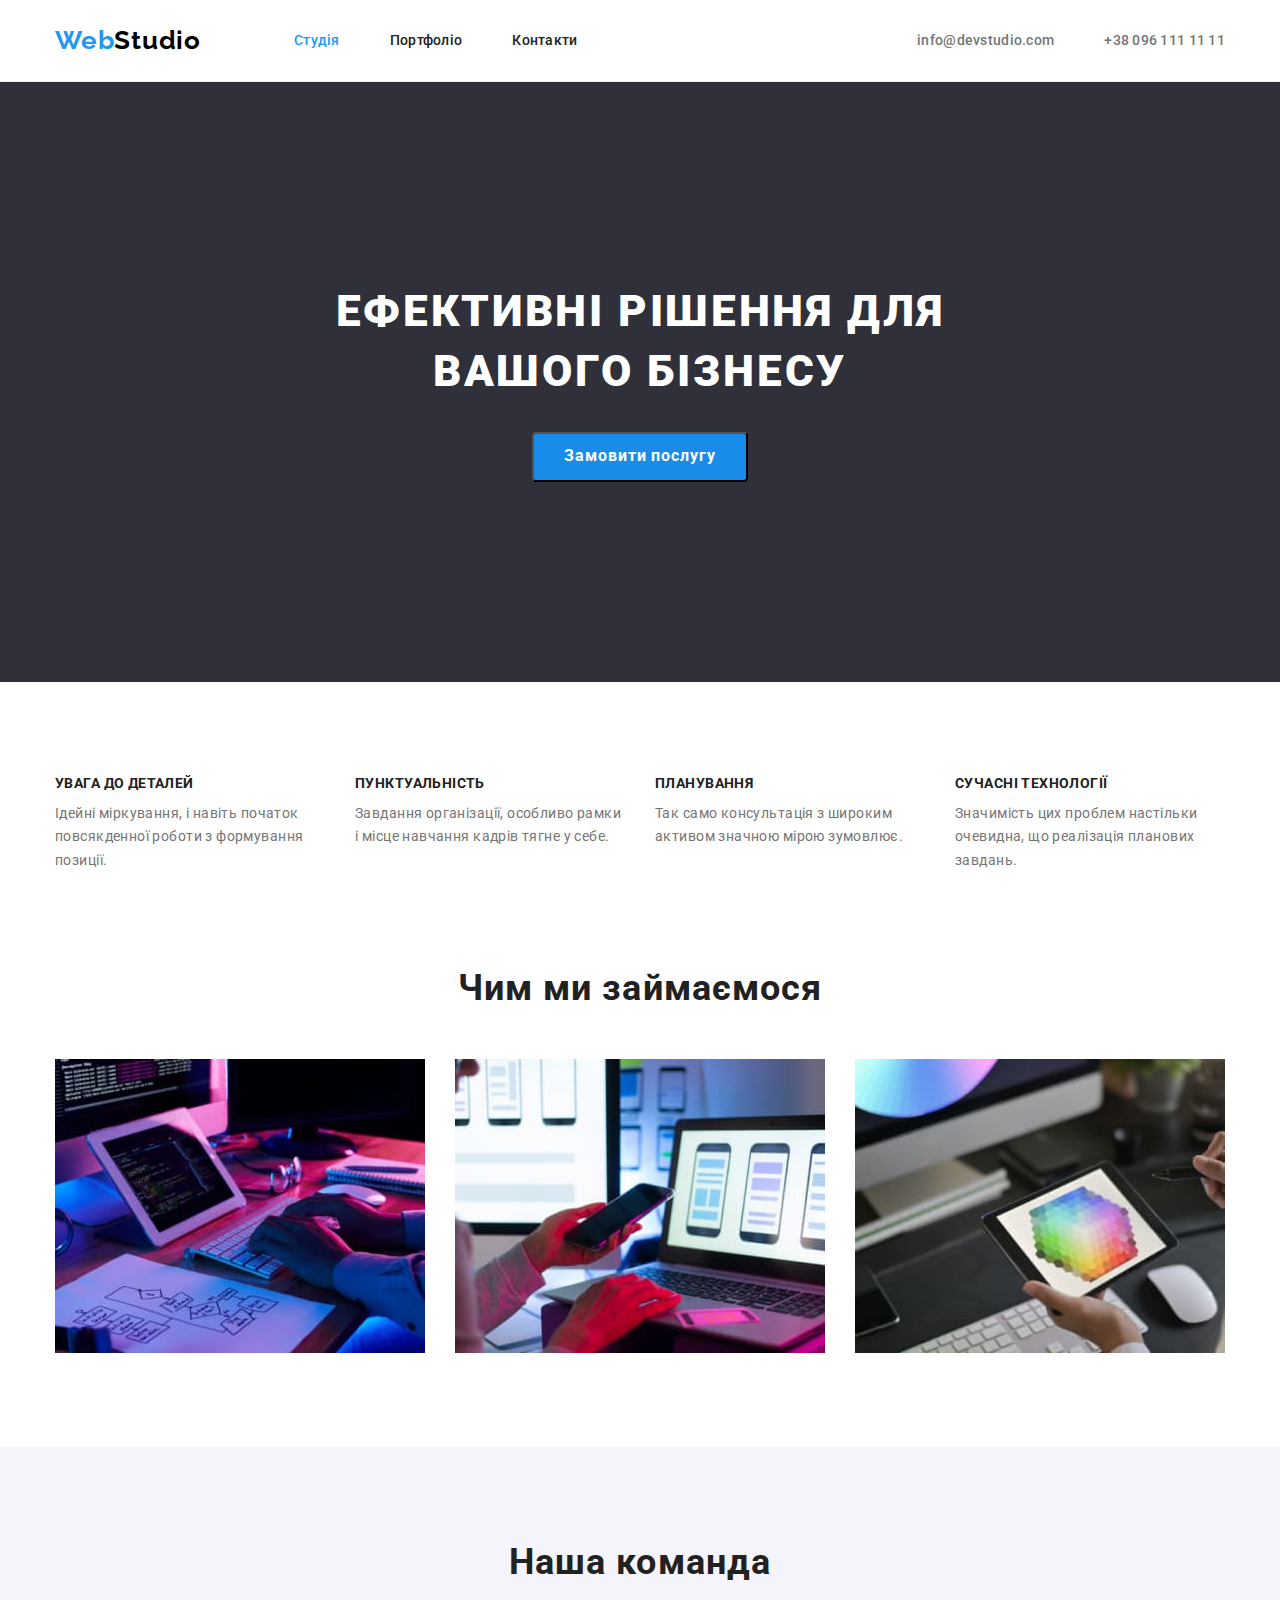
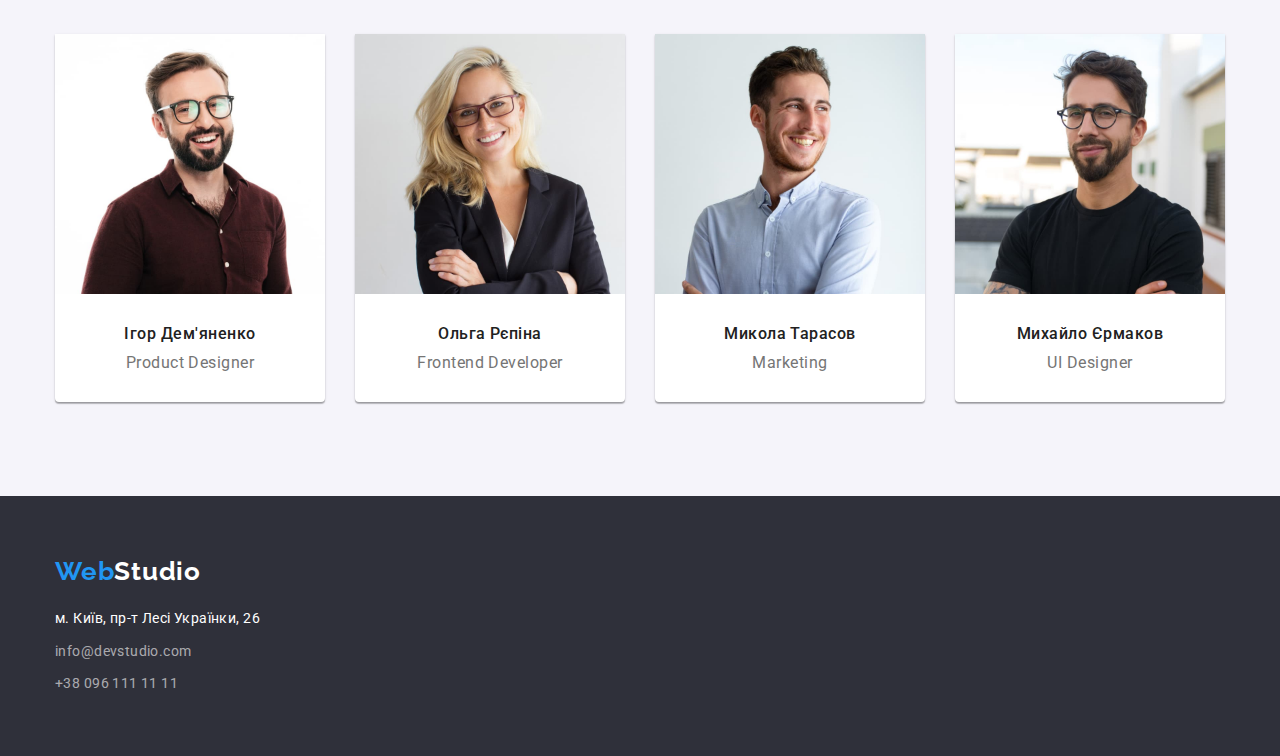
<file: index.html>
<!DOCTYPE html>
<html lang="uk">
  <head>
    <meta charset="UTF-8" />
    <meta http-equiv="X-UA-Compatible" content="IE=edge" />
    <meta name="viewport" content="width=device-width, initial-scale=1.0" />
    <title>Студія</title>
    <link rel="preconnect" href="https://fonts.googleapis.com" />
    <link rel="preconnect" href="https://fonts.gstatic.com" crossorigin />
    <link
      href="https://fonts.googleapis.com/css2?family=Raleway:wght@700&family=Roboto:wght@400;500;700;900&display=swap"
      rel="stylesheet"
    />
    <link
      rel="stylesheet"
      href="https://cdnjs.cloudflare.com/ajax/libs/modern-normalize/1.1.0/modern-normalize.min.css"
    />
    <link rel="stylesheet" href="./css/styles.css" />
  </head>
  <body>
    <!--Шапка сайта-->
    <header class="header">
      <div class="container">
        <nav class="navigation">
          <a lang="en" href="./index.html" class="text-link link"
            >Web<span class="studio">Studio</span></a
          >
          <ul class="list-link list">
            <li>
              <a href="./index.html" class="navigation-link link active">Студія</a>
            </li>
            <li>
              <a href="./portfolio.html" class="navigation-link link">Портфоліо</a>
            </li>
            <li>
              <a href="" class="navigation-link link">Контакти</a>
            </li>
          </ul>
        </nav>
        <ul class="list-contacts list">
          <li>
            <a href="mailto:info@devstudio.com" class="contact-link link">info@devstudio.com</a>
          </li>
          <li>
            <a href="tel:+380961111111" class="contact-link link">+38 096 111 11 11</a>
          </li>
        </ul>
      </div>
    </header>
    <!--Основний контент-->
    <main class="main">
      <!--Шапка контенту-->
      <section class="hero section">
        <div class="container">
          <h1 class="title-hero">Ефективні рішення для вашого бізнесу</h1>
          <button type="button" class="button">Замовити послугу</button>
        </div>
      </section>
      <!--Наші особливості-->
      <section class="feature section">
        <div class="container">
          <h2 class="visually-hidden">Наші особливості</h2>
          <ul class="feature-list list">
            <li class="text-list">
              <h3 class="title-text">УВАГА ДО ДЕТАЛЕЙ</h3>
              <p class="paragraph">
                Ідейні міркування, і навіть початок повсякденної роботи з формування позиції.
              </p>
            </li>
            <li class="text-list">
              <h3 class="title-text">ПУНКТУАЛЬНІСТЬ</h3>
              <p class="paragraph">
                Завдання організації, особливо рамки і місце навчання кадрів тягне у себе.
              </p>
            </li>
            <li class="text-list">
              <h3 class="title-text">ПЛАНУВАННЯ</h3>
              <p class="paragraph">
                Так само консультація з широким активом значною мірою зумовлює.
              </p>
            </li>
            <li class="text-list">
              <h3 class="title-text">СУЧАСНІ ТЕХНОЛОГІЇ</h3>
              <p class="paragraph">
                Значимість цих проблем настільки очевидна, що реалізація планових завдань.
              </p>
            </li>
          </ul>
        </div>
      </section>
      <!--Чим ми займаємося-->
      <section class="development section">
        <div class="container">
          <h2 class="title-development">Чим ми займаємося</h2>
          <ul class="list-development list">
            <li class="text-list-development">
              <img src="./images/one.jpg" alt="компютер" width="370" />
            </li>
            <li class="text-list-development">
              <img src="./images/two.jpg" alt="телефон" width="370" />
            </li>
            <li class="text-list-development">
              <img src="./images/three.jpg" alt="планшет" width="370" />
            </li>
          </ul>
        </div>
      </section>
      <!--Наша команда-->
      <section class="team section">
        <div class="container">
          <h2 class="title-team">Наша команда</h2>
          <ul class="list-team list">
            <li class="text-list-team">
              <img
                src="./images/productdesigner.jpg"
                alt="чоловік в окулярах і сорочці"
                width="270"
              />
              <div class="team-specialty">
                <h3 class="title-name">Ігор Дем'яненко</h3>
                <p class="specialty">Product Designer</p>
              </div>
            </li>
            <li class="text-list-team">
              <img
                src="./images/frontenddeveloper.jpg"
                alt="жінка в окулярах і костюмі"
                width="270"
              />
              <div class="team-specialty">
                <h3 class="title-name">Ольга Рєпіна</h3>
                <p lang="en" class="specialty">Frontend Developer</p>
              </div>
            </li>
            <li class="text-list-team">
              <img
                src="./images/marketing.jpg"
                alt="чоловік в світло голубій сорочці"
                width="270"
              />
              <div class="team-specialty">
                <h3 class="title-name">Микола Тарасов</h3>
                <p lang="en" class="specialty">Marketing</p>
              </div>
            </li>
            <li class="text-list-team">
              <img
                src="./images/uidesigner.jpg"
                alt="чоловік в окулярах і чорній футболці"
                width="270"
              />
              <div class="team-specialty">
                <h3 class="title-name">Михайло Єрмаков</h3>
                <p lang="en" class="specialty">UI Designer</p>
              </div>
            </li>
          </ul>
        </div>
      </section>
    </main>
    <!--Підвал-->
    <footer class="footer">
      <div class="container">
        <a lang="en" href="./index.html" class="text-link-footer link"
          >Web<span class="footer-studio">Studio</span></a
        >
        <address class="address">
          <p class="paragraph-address">м. Київ, пр-т Лесі Українки, 26</p>
          <ul class="list-address list">
            <li class="text-contact">
              <a href="mailto:info@devstudio.com" class="contact-link-address link"
                >info@devstudio.com</a
              >
            </li>
            <li class="text-contact">
              <a href="tel:+380961111111" class="contact-link-address link">+38 096 111 11 11</a>
            </li>
          </ul>
        </address>
      </div>
    </footer>
  </body>
</html>
</file>
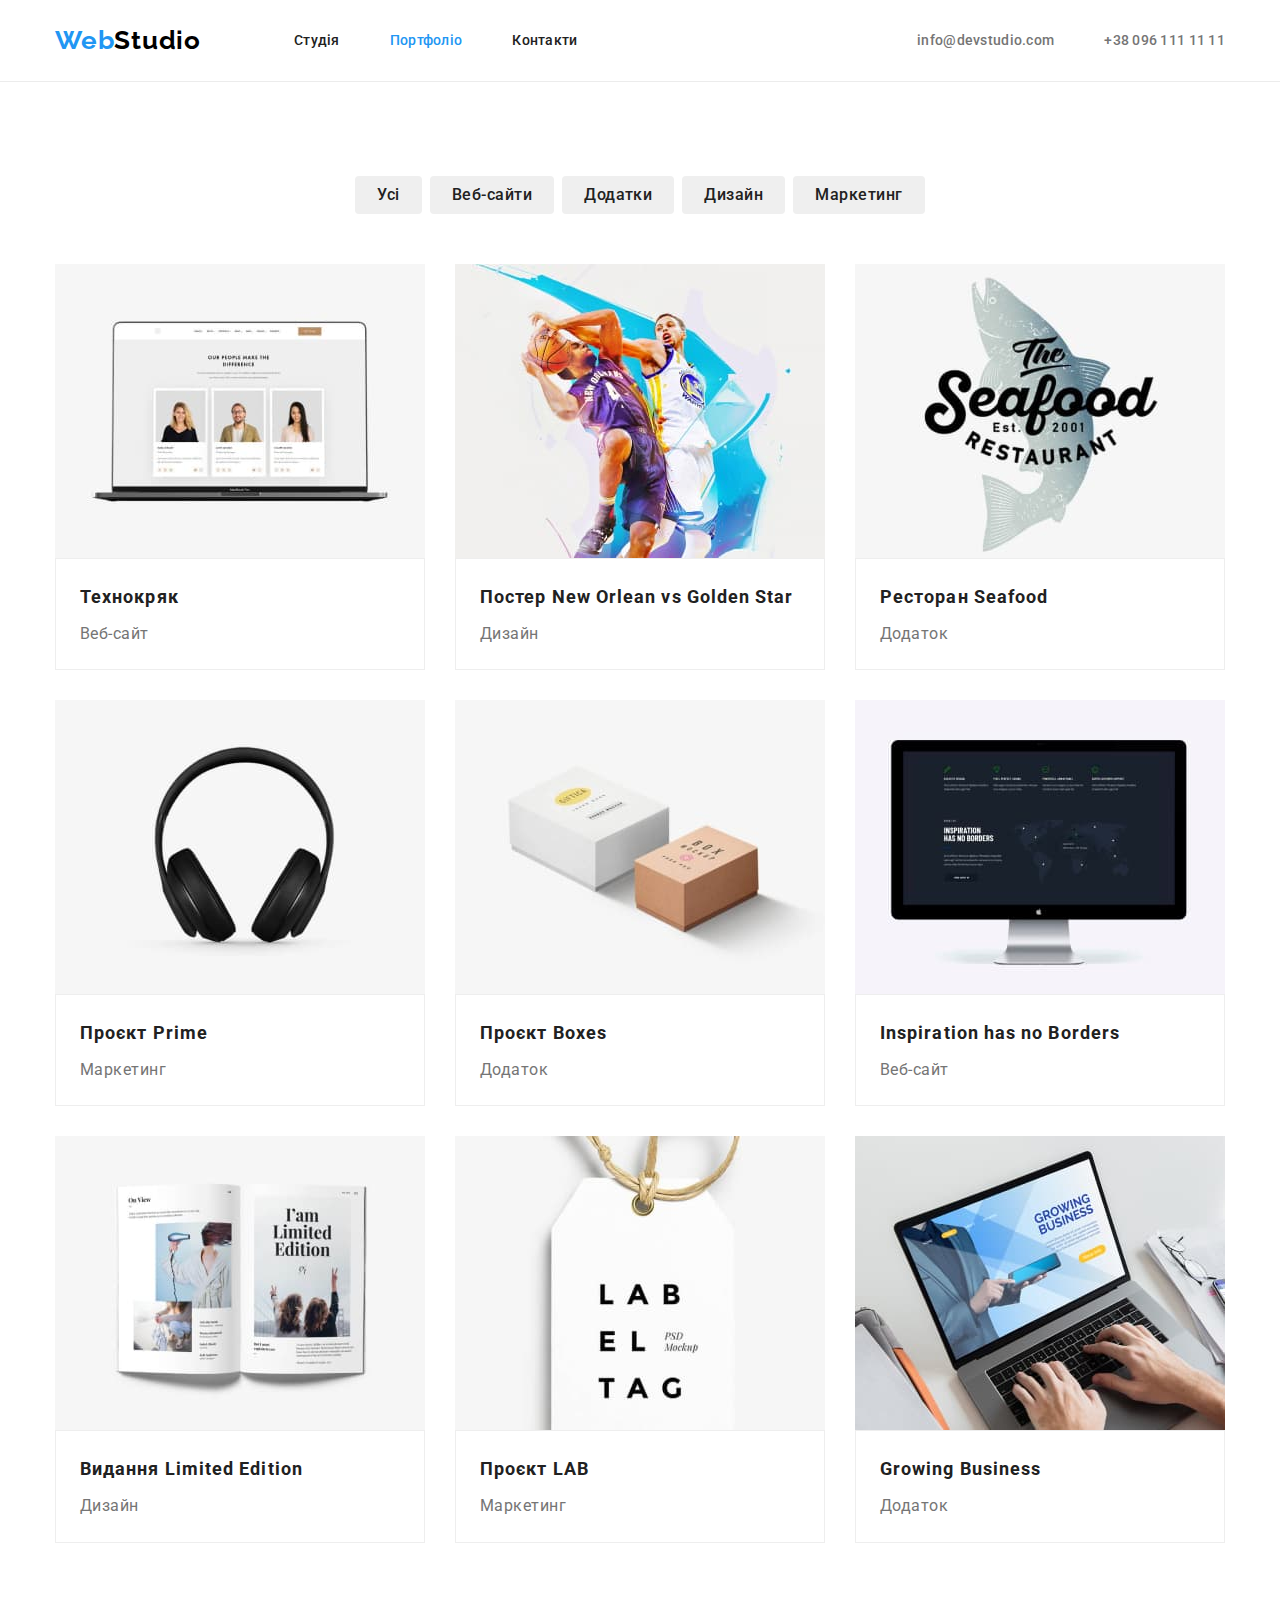
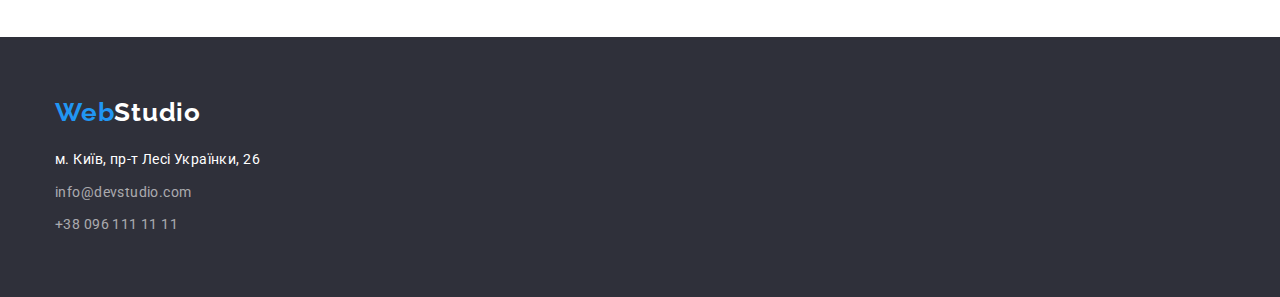
<file: portfolio.html>
<!DOCTYPE html>
<html lang="uk">
  <head>
    <meta charset="UTF-8" />
    <meta http-equiv="X-UA-Compatible" content="IE=edge" />
    <meta name="viewport" content="width=device-width, initial-scale=1.0" />
    <title>Портфоліо</title>
    <link rel="preconnect" href="https://fonts.googleapis.com" />
    <link rel="preconnect" href="https://fonts.gstatic.com" crossorigin />
    <link
      href="https://fonts.googleapis.com/css2?family=Raleway:wght@700&family=Roboto:wght@400;500;700;900&display=swap"
      rel="stylesheet"
    />
    <link
      rel="stylesheet"
      href="https://cdnjs.cloudflare.com/ajax/libs/modern-normalize/1.1.0/modern-normalize.min.css"
    />
    <link rel="stylesheet" href="./css/styles.css" />
  </head>
  <body>
    <!--Шапка сайта-->
    <header class="header">
      <div class="container">
        <nav class="navigation">
          <a lang="en" href="./index.html" class="text-link link"
            >Web<span class="studio">Studio</span></a
          >
          <ul class="list-link list">
            <li><a href="./index.html" class="navigation-link link">Студія</a></li>
            <li><a href="./portfolio.html" class="navigation-link link active">Портфоліо</a></li>
            <li><a href="" class="navigation-link link">Контакти</a></li>
          </ul>
        </nav>
        <ul class="list-contacts list">
          <li>
            <a href="mailto:info@devstudio.com" class="contact-link link">info@devstudio.com</a>
          </li>
          <li><a href="tel:+380961111111" class="contact-link link">+38 096 111 11 11</a></li>
        </ul>
      </div>
    </header>
    <!--Основний контент портфоліо-->
    <main class="portfolio">
      <!--Фільтри проектів-->
      <section class="section-filter section">
        <div class="container">
          <h1 class="visually-hidden">Фільтри проектів</h1>
          <ul class="list-filter list">
            <li><button type="button" class="button-filter">Усі</button></li>
            <li><button type="button" class="button-filter">Веб-сайти</button></li>
            <li><button type="button" class="button-filter">Додатки</button></li>
            <li><button type="button" class="button-filter">Дизайн</button></li>
            <li><button type="button" class="button-filter">Маркетинг</button></li>
          </ul>
        </div>
        <div class="container">
          <ul class="list-project list">
            <li class="text-list-project">
              <article class="card">
                <div class="card-thumb">
                  <img src="./images/technocrat.jpg" alt="ноутбук" width="370" />
                </div>
                <div class="card-content">
                  <h3 class="title-text-project">Технокряк</h3>
                  <p class="paragraph-project">Веб-сайт</p>
                </div>
              </article>
            </li>
            <li class="text-list-project">
              <article class="card">
                <div class="card-thumb">
                  <img
                    src="./images/posterneworleanvsgoldenstar.jpg"
                    alt="два чоловіка грають в баскетбол"
                    width="370"
                  />
                </div>
                <div class="card-content">
                  <h3 class="title-text-project">
                    Постер <span lang="en">New Orlean vs Golden Star</span>
                  </h3>
                  <p class="paragraph-project">Дизайн</p>
                </div>
              </article>
            </li>
            <li class="text-list-project">
              <article class="card">
                <div class="card-thumb">
                  <img src="./images/restaurantseafood.jpg" alt="велика риба" width="370" />
                </div>
                <div class="card-content">
                  <h3 class="title-text-project">Ресторан <span lang="en">Seafood</span></h3>
                  <p class="paragraph-project">Додаток</p>
                </div>
              </article>
            </li>
            <li class="text-list-project">
              <article class="card">
                <div class="card-thumb">
                  <img src="./images/projectprime.jpg" alt="наушники" width="370" />
                </div>
                <div class="card-content">
                  <h3 class="title-text-project">Проєкт <span lang="en">Prime</span></h3>
                  <p class="paragraph-project">Маркетинг</p>
                </div>
              </article>
            </li>
            <li class="text-list-project">
              <article class="card">
                <div class="card-thumb">
                  <img src="./images/projectboxes.jpg" alt="дві коробочки" width="370" />
                </div>
                <div class="card-content">
                  <h3 class="title-text-project">Проєкт <span lang="en">Boxes</span></h3>
                  <p class="paragraph-project">Додаток</p>
                </div>
              </article>
            </li>
            <li class="text-list-project">
              <article class="card">
                <div class="card-thumb">
                  <img src="./images/inspirationhasnoborders.jpg" alt="монітор" width="370" />
                </div>
                <div class="card-content">
                  <h3 lang="en" class="title-text-project">Inspiration has no Borders</h3>
                  <p class="paragraph-project">Веб-сайт</p>
                </div>
              </article>
            </li>
            <li class="text-list-project">
              <article class="card">
                <div class="card-thumb">
                  <img src="./images/editionimitededition.jpg" alt="відкритий журнал" width="370" />
                </div>
                <div class="card-content">
                  <h3 class="title-text-project">Видання <span lang="en">Limited Edition</span></h3>
                  <p class="paragraph-project">Дизайн</p>
                </div>
              </article>
            </li>
            <li class="text-list-project">
              <article class="card">
                <div class="card-thumb">
                  <img src="./images/projectlab.jpg" alt="бірка з написом" width="370" />
                </div>
                <div class="card-content">
                  <h3 class="title-text-project">Проєкт <span lang="en">LAB</span></h3>
                  <p class="paragraph-project">Маркетинг</p>
                </div>
              </article>
            </li>
            <li class="text-list-project">
              <article class="card">
                <div class="card-thumb">
                  <img
                    src="./images/growingbusiness.jpg"
                    alt="людина працює з ноутбуком"
                    width="370"
                  />
                </div>
                <div class="card-content">
                  <h3 lang="en" class="title-text-project">Growing Business</h3>
                  <p class="paragraph-project">Додаток</p>
                </div>
              </article>
            </li>
          </ul>
        </div>
      </section>
    </main>
    <!--Підвал-->
    <footer class="footer">
      <div class="container">
        <a lang="en" href="./index.html" class="text-link-footer link"
          >Web<span class="footer-studio">Studio</span></a
        >
        <address class="address">
          <p class="paragraph-address">м. Київ, пр-т Лесі Українки, 26</p>
          <ul class="list-address list">
            <li class="text-contact">
              <a href="mailto:info@devstudio.com" class="contact-link-address link"
                >info@devstudio.com</a
              >
            </li>
            <li class="text-contact">
              <a href="tel:+380961111111" class="contact-link-address link">+38 096 111 11 11</a>
            </li>
          </ul>
        </address>
      </div>
    </footer>
  </body>
</html>
</file>
<file: css/styles.css>
html {
    box-sizing: border-box;
}

*,
*::before,
*::after {
    box-sizing: inherit;
}

:root {
    --title-text-color: #212121;
    --primary-text-color: #757575;
    --accent-color: #2196f3;
    --active-color: #fff;
    --indent-number: 30px;
}

body {
    font-family: 'Roboto', sans-serif;
    color: var(--title-text-color);
}

p,
h1,
h2,
h3,
h4,
h5,
h6 {
    margin: 0;
}

ul,
ol {
    margin: 0;
    padding-left: 0;
    list-style: none;
}

img {
    display: block;
    max-width: 100%;
    height: auto;
}

.container {
    width: 1200px;
    padding-left: 15px;
    padding-right: 15px;
    margin: 0 auto;
}

/*-----------------------------------------ШАПКА САЙТА--------------------------------------------*/

.header {
    border-bottom: 1px solid #ececec ;
    padding-top: 25px;
    padding-bottom: 25px;
}

.list-link,
.list-contacts {
    display: flex;
    align-items: center;
    gap: 50px;
}

.header > .container {
    display: flex;
    align-items: center;
    justify-content: space-between;
}

.navigation {
    display: flex;
    align-items: center;
}

.text-link {
margin-right: 93px;
}

.text-link,.text-link-footer {
    font-family: 'Raleway';
    font-weight: 700;
    font-size: 26px;
    line-height: 1.19;
    letter-spacing: 0.03em;
    color: var(--accent-color);
}

.studio {
    color: #000;
}

.link {
    text-decoration: none;
}

.list {
    list-style-type: none;
}

.navigation-link {
    font-weight: 500;
    font-size: 14px;
    line-height: 1.14;
    letter-spacing: 0.02em;
    color: var(--title-text-color);
}

.navigation-link:hover,
.navigation-link:focus {
    color: var(--accent-color);
}

.active {
    color: var(--accent-color);
    position: relative;
}

.contact-link {
    font-weight: 500;
    font-size: 14px;
    line-height: 1.14;
    letter-spacing: 0.02em;
    color: var(--primary-text-color);
}

.contact-link:hover,
.contact-link:focus {
    color: var(--accent-color);
}
/*-----------------------------------------ШАПКА КОНТЕНТУ---------------------------------------*/

.section {
    padding-top: 94px;
    padding-bottom: 94px;
}

.development {
    padding-top: 0;
}

.hero {
    padding-top: 200px;
    padding-bottom: 200px;
}

.hero {
    background-color: #2f303a;
    text-align: center;
}

.title-hero {
    font-weight: 900;
    font-size: 44px;
    line-height: 1.36;
    letter-spacing: 0.06em;
    text-transform: uppercase;
    color: var(--active-color);
    width: 696px;
    margin-left: auto;
    margin-right: auto;
}

.button {
    font-weight: 700;
    font-size: 16px;
    line-height: 1.89;
    align-items: center;
    letter-spacing: 0.06em;
    cursor: pointer;
    color: var(--active-color);
    background-color: #188ce8;
    margin-top: var(--indent-number);
    min-width: 216px;
    min-height: 50px;
    border-radius: 4px;
}

.button:hover,
.button:focus {
    color: var(--active-color);
    background-color: var(--accent-color);
}
/*-----------------------------------------НАШІ ОСОБЛИВОСТІ--------------------------------------*/

.visually-hidden {
    position: absolute;
    width: 1px;
    height: 1px;
    margin: -1px;
    border: 0;
    padding: 0;
    white-space: nowrap;
    clip-path: inset(100%);
    clip: rect(0 0 0 0);
    overflow: hidden;
}

.feature-list {
    display: flex;
    margin-right: calc( -1 * var(--indent-number));
}

.text-list {
    margin-right: var(--indent-number);
    flex-basis: calc(100% / 4 - var(--indent-number));
}

.title-text {
    font-size: 14px;
    line-height: 1.14;
    letter-spacing: 0.03em;
    text-transform: uppercase;
    color: var(--title-text-color);
}

.paragraph {
    margin-top: 10px;
}

.paragraph,.paragraph-address,
.contact-link-address {
    font-family: 'Roboto';
    font-style: normal;
    font-size: 14px;
    line-height: 1.71;
    letter-spacing: 0.03em;
    color: var(--primary-text-color);
}

.paragraph-address {
    color: var(--active-color);
}
/*-----------------------------------------ЧИМ МИ ЗАЙМАЄМОСЬ----------------------------------------*/

.title-development,.title-team {
    font-size: 36px;
    line-height: 1.17;
    text-align: center;
    letter-spacing: 0.03em;
    color: var(--title-text-color);
}

.list-development {
    display: flex;
    margin-right: calc(-1 * var(--indent-number));
    margin-top: 50px;
}

.text-list-development {
    margin-right: var(--indent-number);
    flex-basis: calc(100% / 3 - var(--indent-number));
}

/*-----------------------------------------НАША КОМАНДА----------------------------------------------*/
.team {
    background-color: #f5f4fa;
}

.list-team {
    display: flex;
    margin-right: calc(-1 * var(--indent-number));
    margin-top: 50px;
}

.text-list-team {
    margin-right: var(--indent-number);
    flex-basis: calc(100% / 4 - var(--indent-number));
    background: var(--active-color);
    background: var(--active-color);
    box-shadow: 0px 1px 3px rgba(0, 0, 0, 0.12), 0px 1px 1px rgba(0, 0, 0, 0.14), 0px 2px 1px rgba(0, 0, 0, 0.2);
    border-radius: 0px 0px 4px 4px;
}

.title-name {
    font-weight: 500;
    font-size: 16px;
    line-height: 1.19;
    text-align: center;
    letter-spacing: 0.03em;
    color: var(--title-text-color);
}

.team-specialty {
    padding-top: var(--indent-number);
    padding-bottom: var(--indent-number);
}

.specialty {
    font-size: 16px;
    line-height: 1.19;
    text-align: center;
    letter-spacing: 0.03em;
    color: var(--primary-text-color);
    margin-top: 10px;
}
/*-----------------------------------------ФІЛЬТРИ ПРОЕКТІВ-------------------------------------------*/
.list-filter {
    display: flex;
    justify-content: center;
    gap: 8px;
}

.list-project {
    display: flex;
    flex-wrap: wrap;
    margin-bottom: calc(-1 * var(--indent-number));
    margin-right: calc(-1 * var(--indent-number));
    margin-top: 50px;
}

.text-list-project {
    margin-right: var(--indent-number);
    margin-bottom: var(--indent-number);
    flex-basis: calc(100% / 3 - var(--indent-number));
}

.button-filter {
    cursor: pointer;
    font-family: 'Roboto';
    font-weight: 500;
    font-size: 16px;
    line-height: 1.63;
    text-align: center;
    letter-spacing: 0.03em;
    color: var(--title-text-color);
    padding:  6px 22px;
    border-radius: 4px;
    border: 0;
}

.button-filter:hover,
.button-filter:focus {
    color: var(--active-color);
    background-color: var(--accent-color);
}

.card-content {
    padding: 20px 24px;
    background: var(--active-color);
    border: 1px solid #eee;
}

.title-text-project {
    font-size: 18px;
    line-height: 2;
    letter-spacing: 0.06em;
    color: var(--title-text-color);
}

.paragraph-project {
    font-size: 16px;
    line-height: 1.89;
    letter-spacing: 0.03em;
    color: var(--primary-text-color);
    margin-top: 4px;
}
/*-----------------------------------------ПІДВАЛ------------------------------------------------*/
.footer {
    background: #2f303a;
    padding-top: 60px;
    padding-bottom: 60px;
}

.address {
    margin-top: 20px;
}

.footer-studio {
    color: var(--active-color);
}

.list-address {
    margin-top: 9px;
}

.text-contact:not(:first-child){
    margin-top: 9px;
}

.contact-link-address {
    color: rgba(255, 255, 255, 0.6);
}

.contact-link-address:hover,
.contact-link-address:focus {
    color: var(--accent-color);
}
</file>
